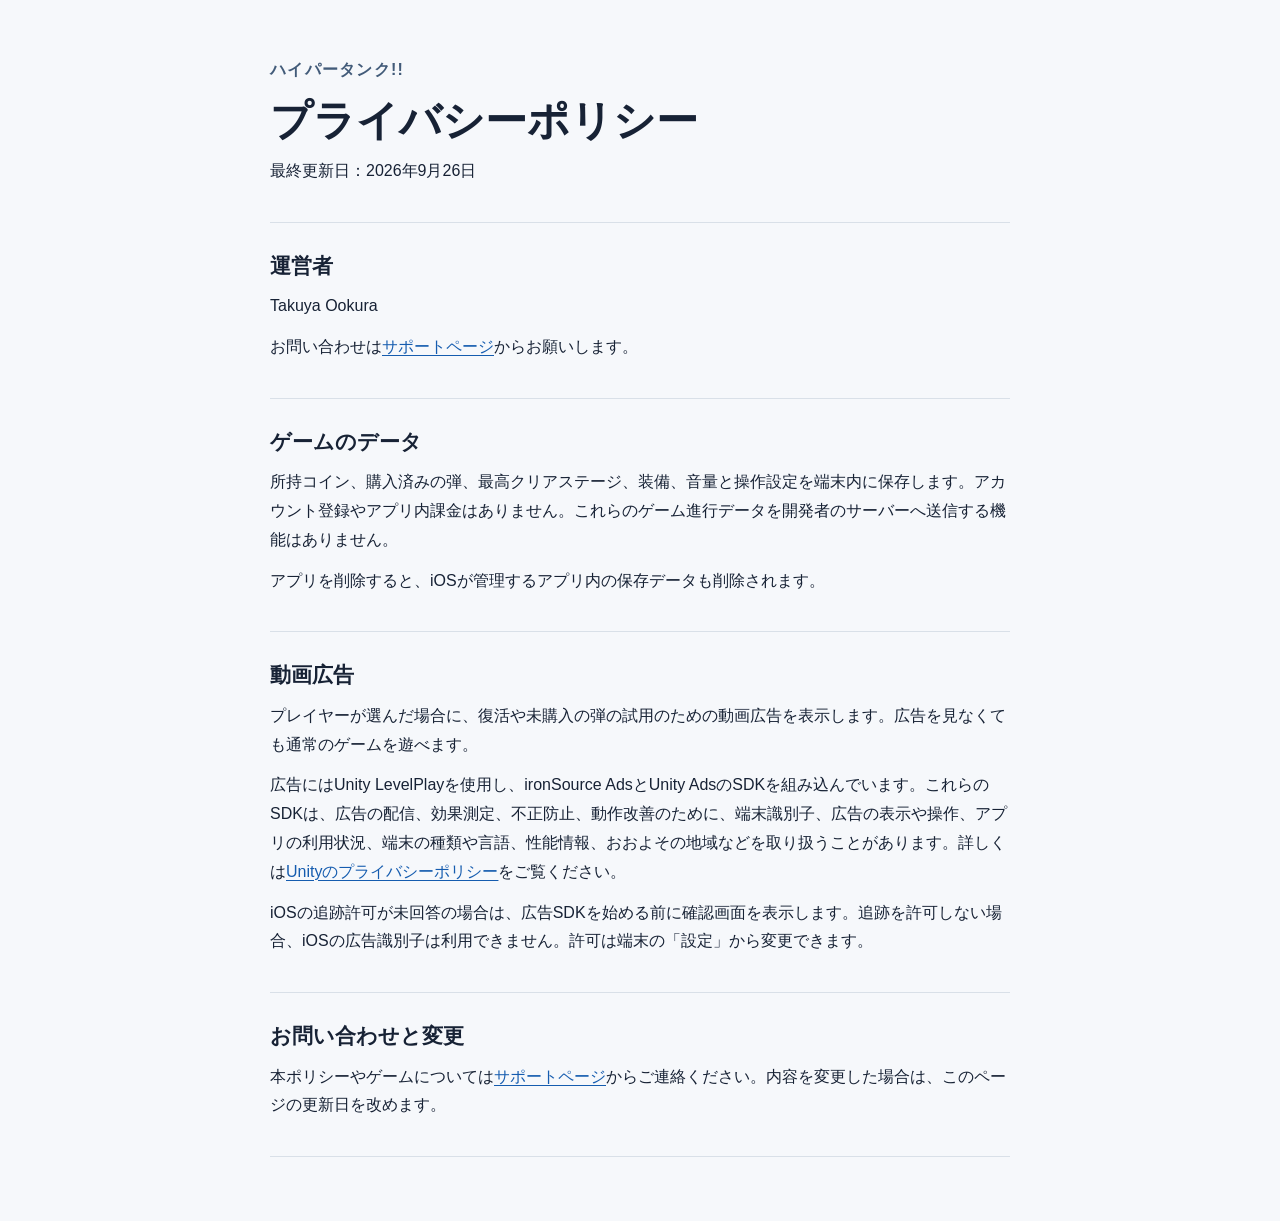
<file: index.html>
<!doctype html>
<html lang="ja">
<head>
  <meta charset="utf-8">
  <meta name="viewport" content="width=device-width, initial-scale=1">
  <title>プライバシーポリシー | ハイパータンク!!</title>
  <link rel="stylesheet" href="style.css">
</head>
<body>
  <main>
    <header>
      <p class="eyebrow">ハイパータンク!!</p>
      <h1>プライバシーポリシー</h1>
      <p>最終更新日：2026年9月26日</p>
    </header>

    <section>
      <h2>運営者</h2>
      <p>Takuya Ookura</p>
      <p>お問い合わせは<a href="support.html">サポートページ</a>からお願いします。</p>
    </section>

    <section>
      <h2>ゲームのデータ</h2>
      <p>所持コイン、購入済みの弾、最高クリアステージ、装備、音量と操作設定を端末内に保存します。アカウント登録やアプリ内課金はありません。これらのゲーム進行データを開発者のサーバーへ送信する機能はありません。</p>
      <p>アプリを削除すると、iOSが管理するアプリ内の保存データも削除されます。</p>
    </section>

    <section>
      <h2>動画広告</h2>
      <p>プレイヤーが選んだ場合に、復活や未購入の弾の試用のための動画広告を表示します。広告を見なくても通常のゲームを遊べます。</p>
      <p>広告にはUnity LevelPlayを使用し、ironSource AdsとUnity AdsのSDKを組み込んでいます。これらのSDKは、広告の配信、効果測定、不正防止、動作改善のために、端末識別子、広告の表示や操作、アプリの利用状況、端末の種類や言語、性能情報、おおよその地域などを取り扱うことがあります。詳しくは<a href="https://unity.com/legal/privacy-policy">Unityのプライバシーポリシー</a>をご覧ください。</p>
      <p>iOSの追跡許可が未回答の場合は、広告SDKを始める前に確認画面を表示します。追跡を許可しない場合、iOSの広告識別子は利用できません。許可は端末の「設定」から変更できます。</p>
    </section>

    <section>
      <h2>お問い合わせと変更</h2>
      <p>本ポリシーやゲームについては<a href="support.html">サポートページ</a>からご連絡ください。内容を変更した場合は、このページの更新日を改めます。</p>
    </section>
  </main>
</body>
</html>
</file>
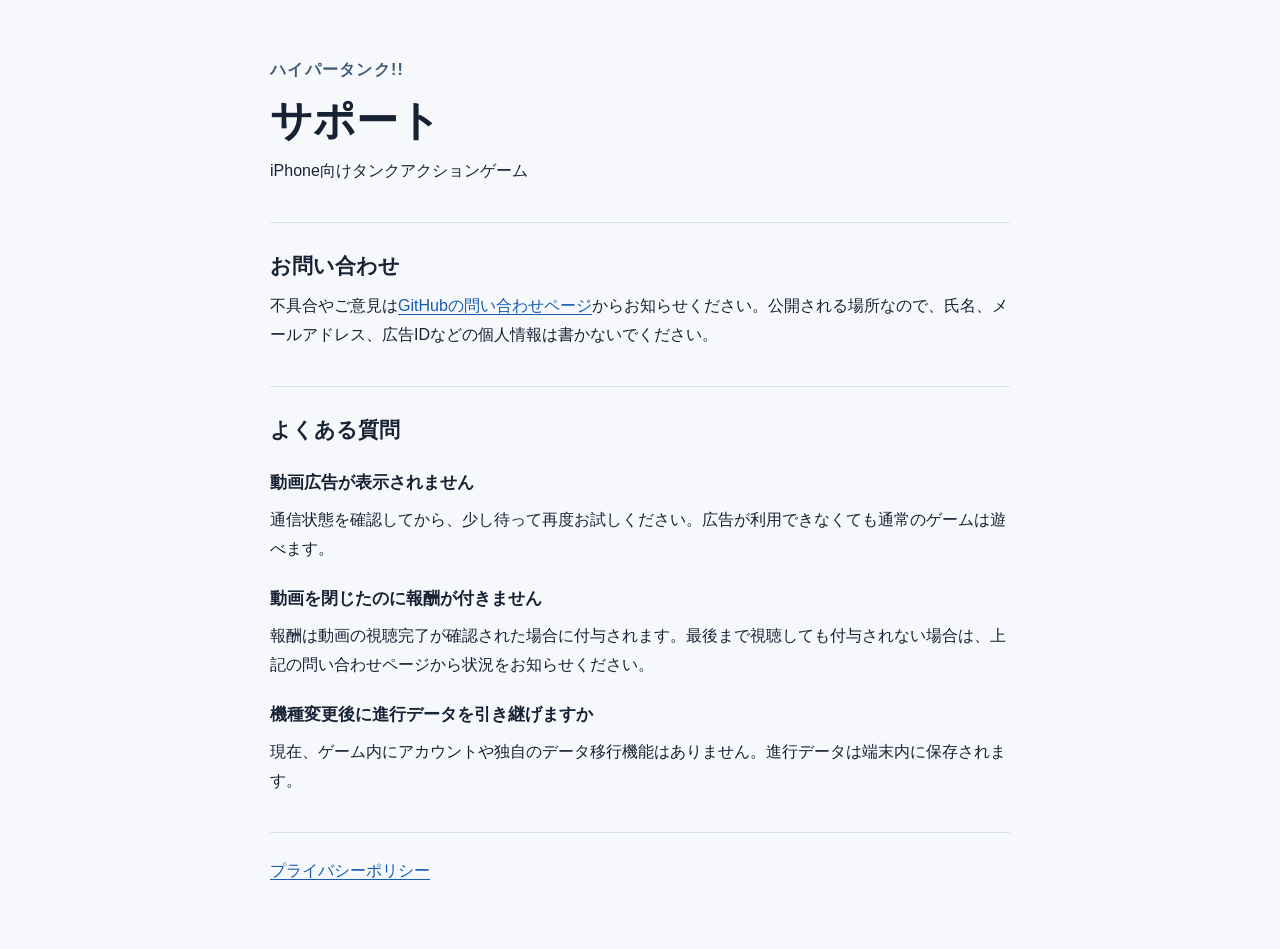
<file: support.html>
<!doctype html>
<html lang="ja">
<head>
  <meta charset="utf-8">
  <meta name="viewport" content="width=device-width, initial-scale=1">
  <title>サポート | ハイパータンク!!</title>
  <link rel="stylesheet" href="style.css">
</head>
<body>
  <main>
    <header>
      <p class="eyebrow">ハイパータンク!!</p>
      <h1>サポート</h1>
      <p>iPhone向けタンクアクションゲーム</p>
    </header>

    <section>
      <h2>お問い合わせ</h2>
      <p>不具合やご意見は<a href="https://github.com/nerukohasodatune-cloud/tank-ricochet-privacy/issues/new">GitHubの問い合わせページ</a>からお知らせください。公開される場所なので、氏名、メールアドレス、広告IDなどの個人情報は書かないでください。</p>
    </section>

    <section>
      <h2>よくある質問</h2>
      <h3>動画広告が表示されません</h3>
      <p>通信状態を確認してから、少し待って再度お試しください。広告が利用できなくても通常のゲームは遊べます。</p>
      <h3>動画を閉じたのに報酬が付きません</h3>
      <p>報酬は動画の視聴完了が確認された場合に付与されます。最後まで視聴しても付与されない場合は、上記の問い合わせページから状況をお知らせください。</p>
      <h3>機種変更後に進行データを引き継げますか</h3>
      <p>現在、ゲーム内にアカウントや独自のデータ移行機能はありません。進行データは端末内に保存されます。</p>
    </section>

    <footer>
      <a href="index.html">プライバシーポリシー</a>
    </footer>
  </main>
</body>
</html>
</file>
<file: style.css>
:root { color-scheme: light; font-family: -apple-system, BlinkMacSystemFont, "Hiragino Kaku Gothic ProN", "Yu Gothic", sans-serif; }
body { margin: 0; background: #f6f8fb; color: #172235; line-height: 1.8; }
main { box-sizing: border-box; max-width: 780px; margin: 0 auto; padding: 32px 20px 64px; }
header { padding: 24px 0; border-bottom: 1px solid #d9e0e8; }
.eyebrow { margin: 0; color: #425b79; font-weight: 700; letter-spacing: .08em; }
h1 { margin: 8px 0; font-size: clamp(1.8rem, 5vw, 2.6rem); line-height: 1.35; }
h2 { margin: 0 0 8px; font-size: 1.3rem; }
h3 { margin: 20px 0 4px; font-size: 1.05rem; }
section { padding: 24px 0; border-bottom: 1px solid #d9e0e8; }
p { margin: 8px 0 12px; }
a { color: #155caf; text-underline-offset: 3px; }
footer { padding-top: 24px; }
</file>
